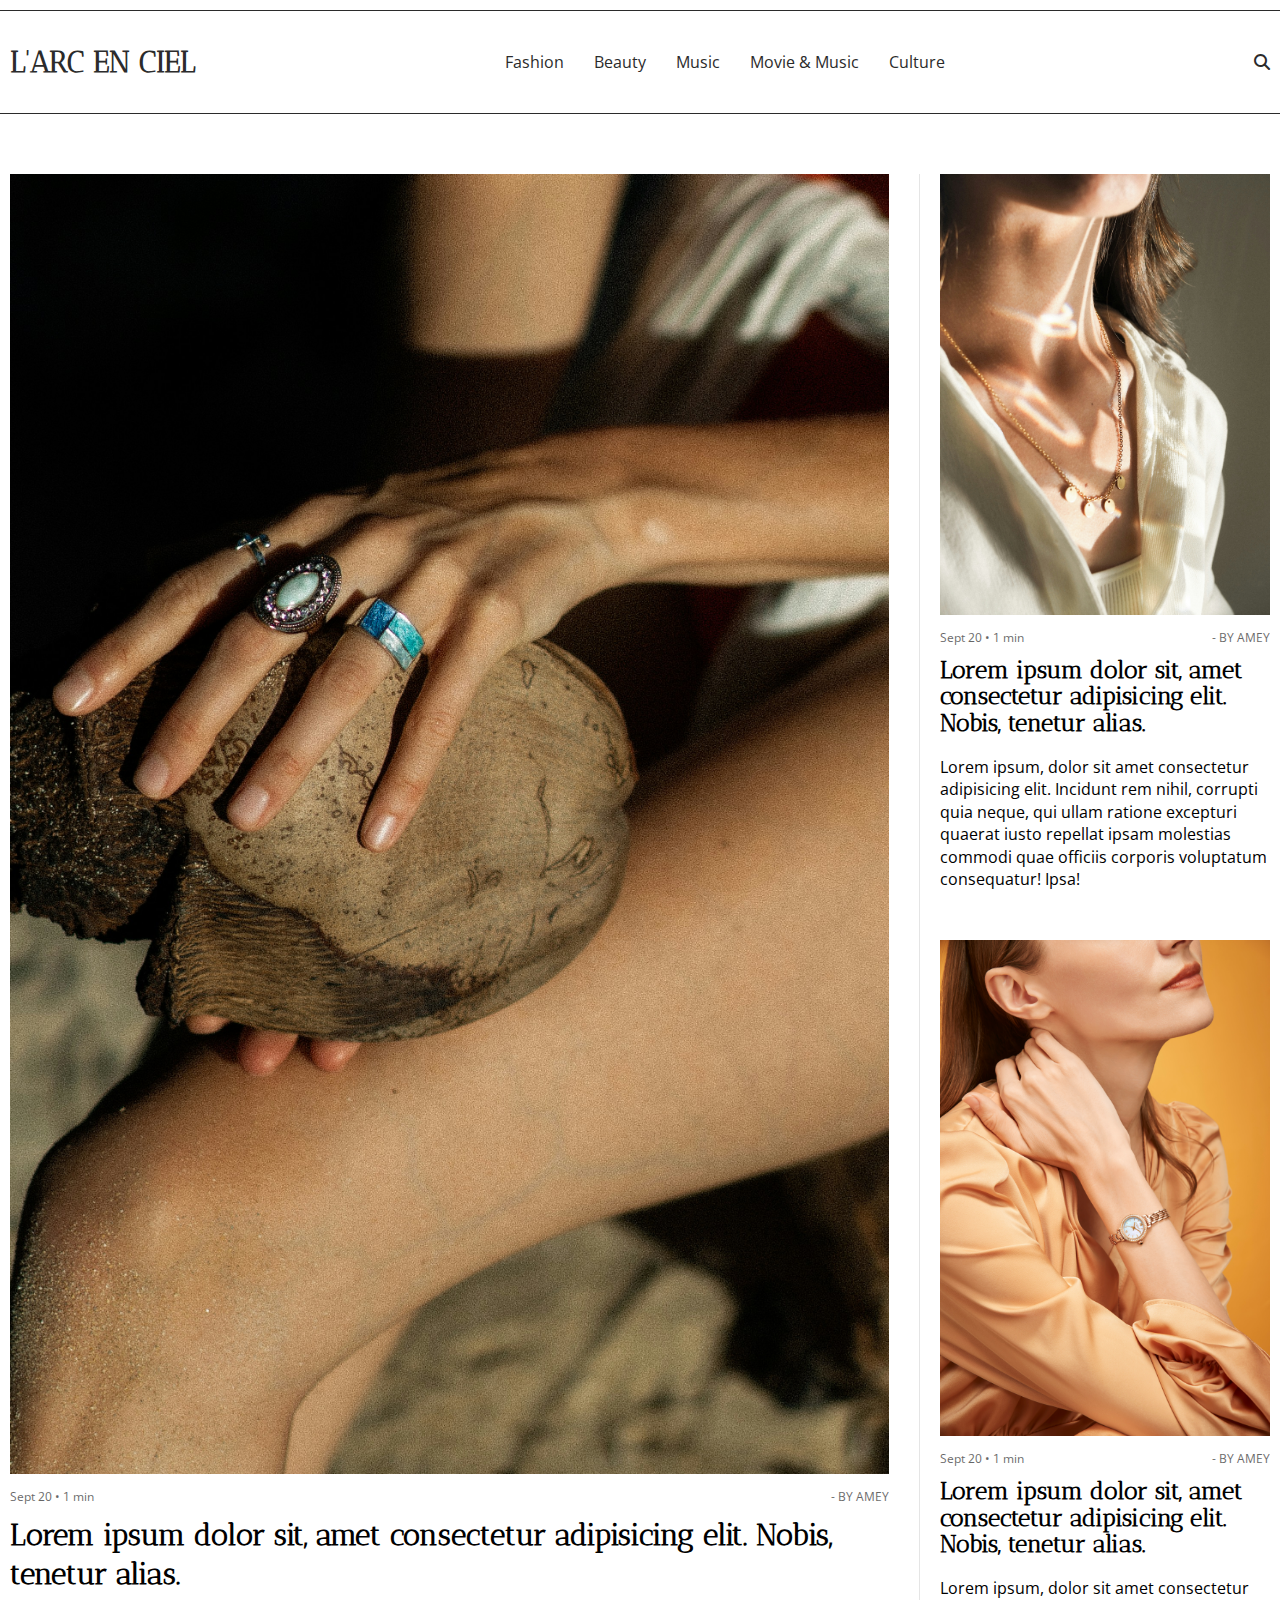
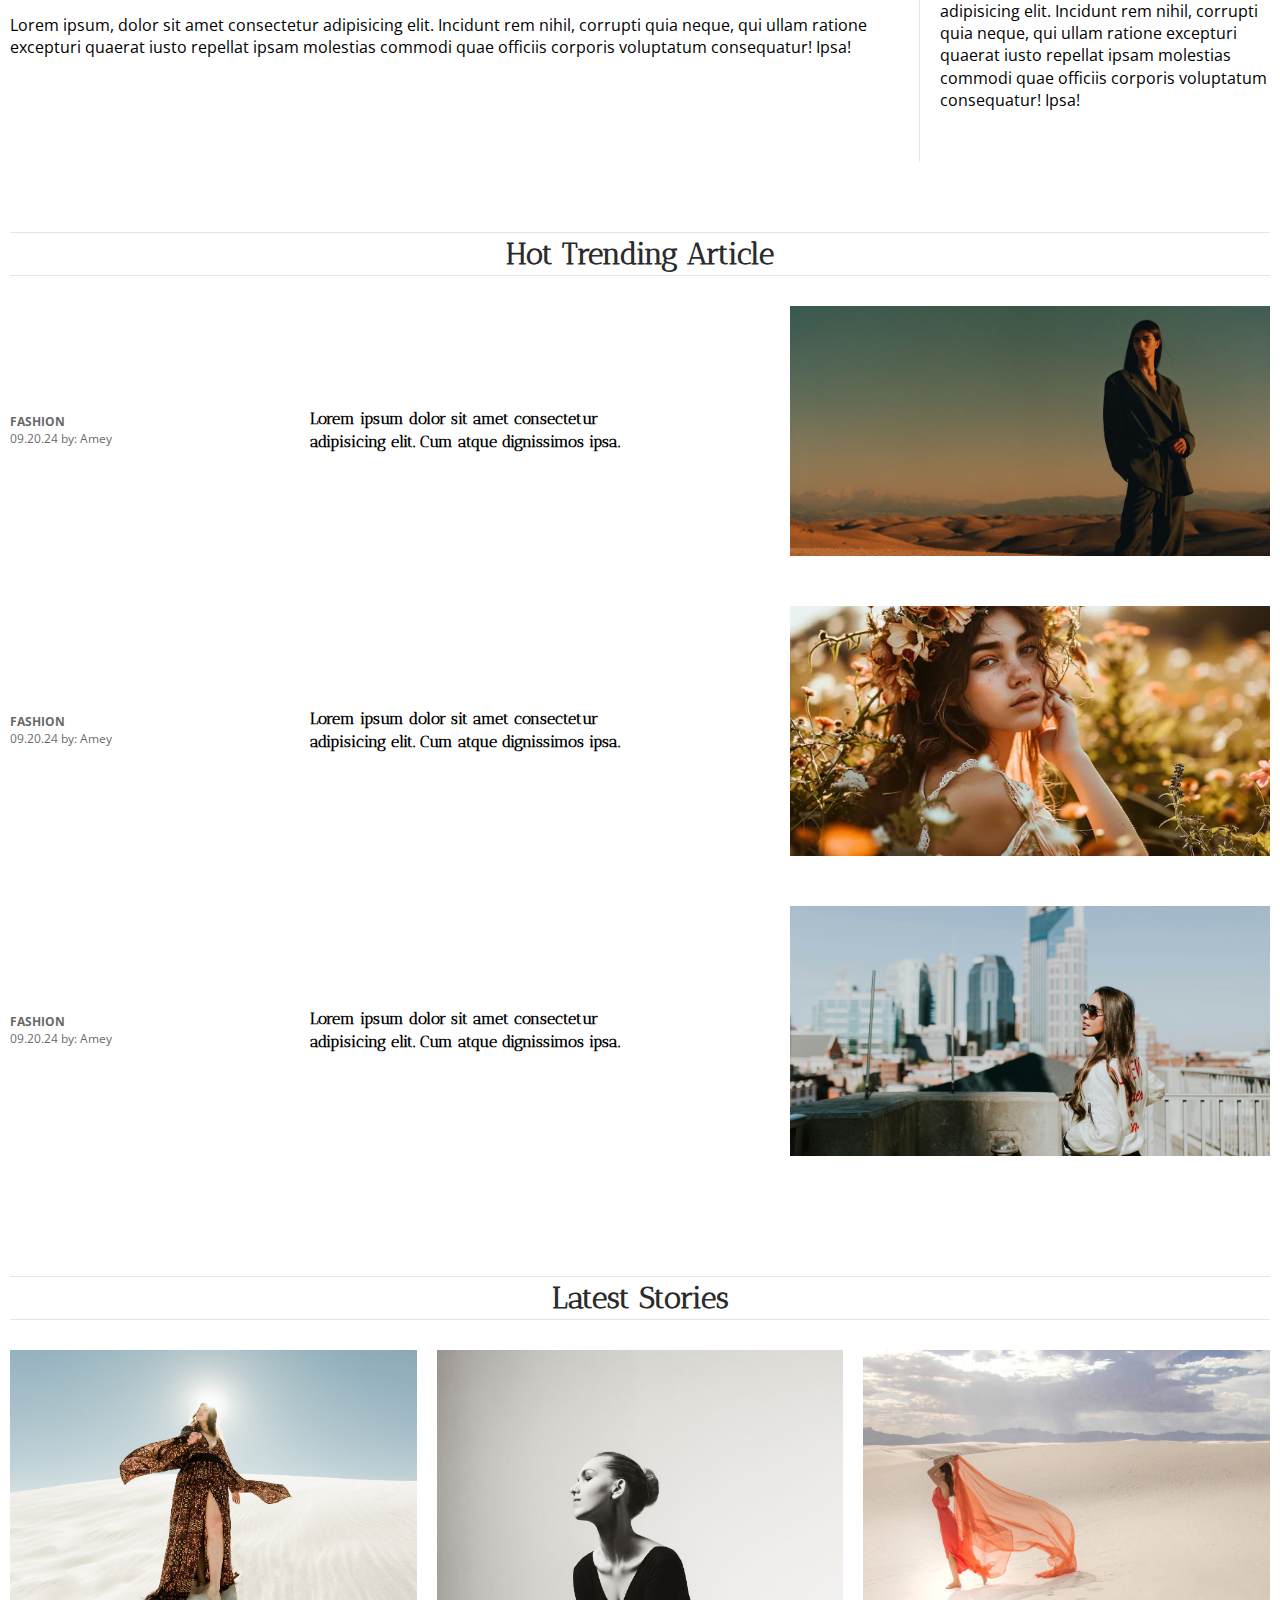
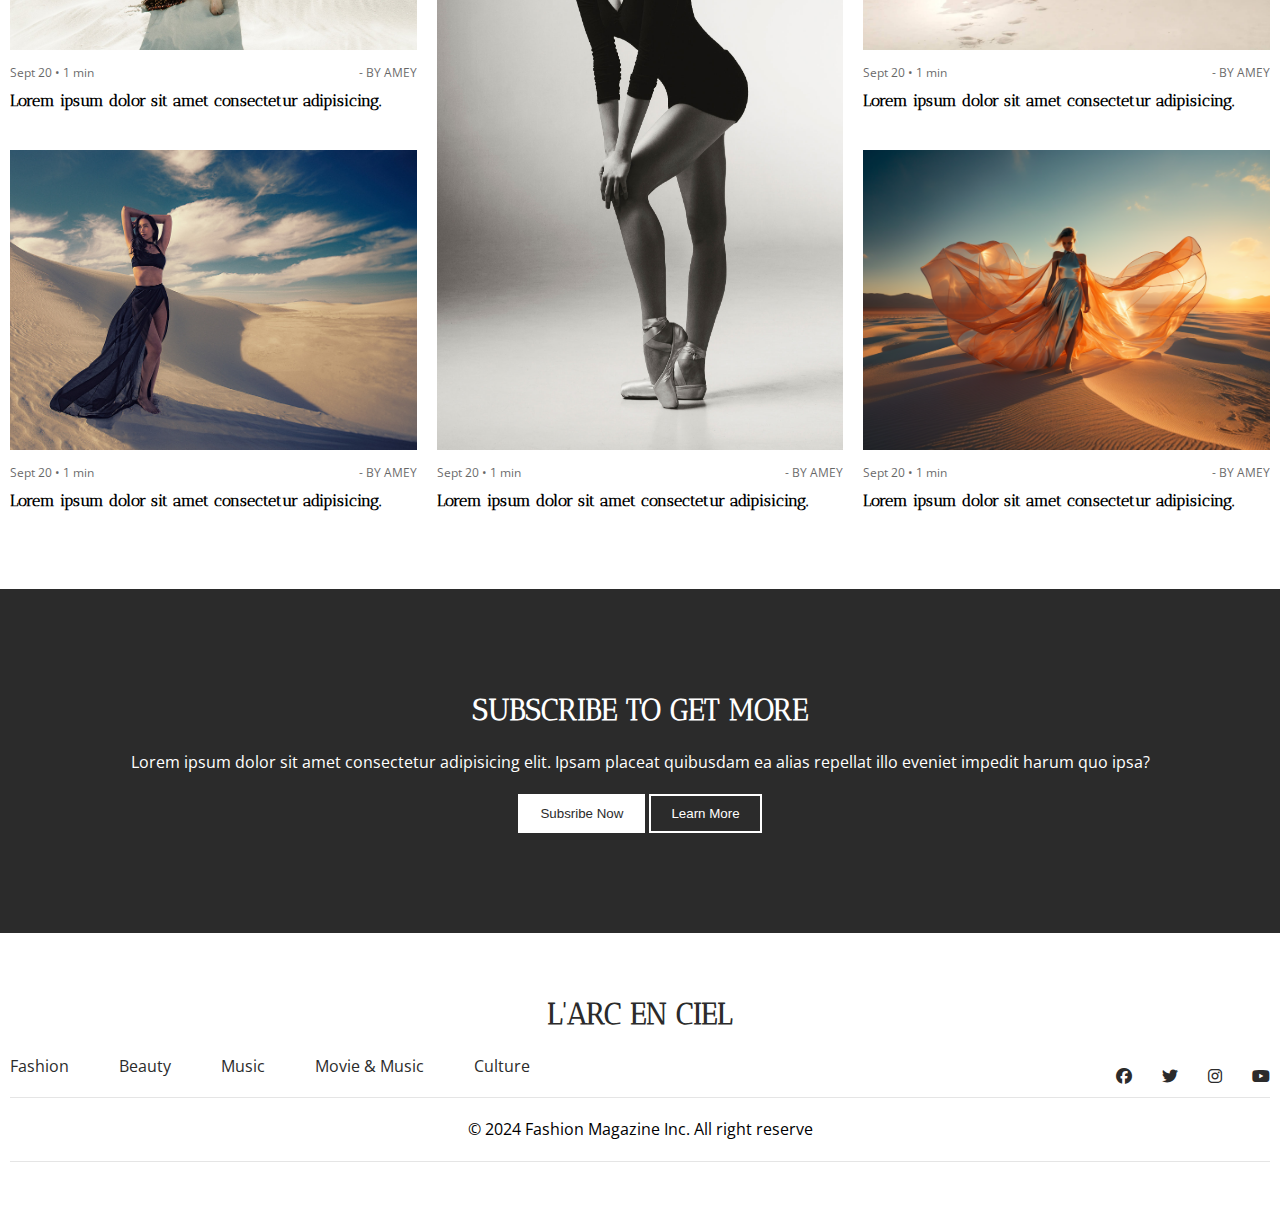
<file: index.html>
<!DOCTYPE html>
<html lang="en">
<head>
    <meta charset="UTF-8">
    <meta name="viewport" content="width=device-width, initial-scale=1.0">
    <title>GRID FASHION</title>
    <link rel="stylesheet" href="./style.css">
    <link rel="stylesheet" href="https://cdnjs.cloudflare.com/ajax/libs/font-awesome/6.6.0/css/all.min.css">
    <link rel="stylesheet" href="https://cdnjs.cloudflare.com/ajax/libs/font-awesome/6.6.0/css/all.min.css">
</head>
<body>
    <!-- HEADER -->
     <header class="header">
        <div class="container">
            <div class="header__wrapper">
                <div class="header__logo">
                    <a href="">L'ARC EN CIEL</a>
                </div>
                <ul class="header__nav">
                    <li><a href="">Fashion</a></li>
                    <li><a href="">Beauty</a></li>
                    <li><a href="">Music</a></li>
                    <li><a href="">Movie & Music</a></li>
                    <li><a href="">Culture</a></li>
                </ul>
                <a href=""class="header__icon"><i class="fa-solid fa-magnifying-glass"></i></a>
            </div>
        </div>
     </header>


<!-- FASHION -->
 <section class="fashion">
    <div class="container">
        <div class="fashion__wrapper">
         
            <div class="fashion__large">
                <div class="fashion__large--card">
                    <img src="./images/banner1.jpg" alt="">
                    <div class="fashion__large--card--details">
                        <ul class="author">
                            <li><small>Sept 20 • 1 min</small></li>
                            <li>- BY AMEY</li>
                        </ul>
                        <h2>
                            Lorem ipsum dolor sit, amet consectetur adipisicing elit. Nobis, tenetur alias.
                        </h2>
                        <p>
                            Lorem ipsum, dolor sit amet consectetur adipisicing elit. Incidunt rem nihil, corrupti quia neque, qui ullam ratione excepturi quaerat iusto repellat ipsam molestias commodi quae officiis corporis voluptatum consequatur! Ipsa!

                        </p>
                    </div>
                </div>
            </div>
            <div class="fashion__medium">
                    <div class="fashion__medium--card">
                        <img src="./images/banner2.jpg" alt="">
                        <div class="fashion__medium--card--details">
                            <ul class="author">
                                <li><small>Sept 20 • 1 min</small></li>
                                <li>- BY AMEY</li>
                            </ul>
                            <h3>
                                Lorem ipsum dolor sit, amet consectetur adipisicing elit. Nobis, tenetur alias.
                            </h3>
                            <p>
                                Lorem ipsum, dolor sit amet consectetur adipisicing elit. Incidunt rem nihil, corrupti quia neque, qui ullam ratione excepturi quaerat iusto repellat ipsam molestias commodi quae officiis corporis voluptatum consequatur! Ipsa!
    
                            </p>
                        </div>
                    </div>
                    <div class="fashion__medium--card">
                        <img src="./images/banner3.jpg" alt="">
                        <div class="fashion__medium--card--details">
                            <ul class="author">
                                <li><small>Sept 20 • 1 min</small></li>
                                <li>- BY AMEY</li>
                            </ul>
                            <h3>
                                Lorem ipsum dolor sit, amet consectetur adipisicing elit. Nobis, tenetur alias.
                            </h3>
                            <p>
                                Lorem ipsum, dolor sit amet consectetur adipisicing elit. Incidunt rem nihil, corrupti quia neque, qui ullam ratione excepturi quaerat iusto repellat ipsam molestias commodi quae officiis corporis voluptatum consequatur! Ipsa!
    
                            </p>
                        </div>
                    </div>
            </div>
        </div>
    </div>
 </section>


<!-- ARTICLE -->
 <section class="article">
    <div class="container">
        <div class="title">
            <h2>Hot Trending Article</h2>
        </div>
        <div class="article__wrapper">
            <div class="article__list">
                <ul>
                    <li><small>FASHION</small></li>
                    <li><small>09.20.24 by: Amey</small></li>
                </ul>
                <h4>
                    Lorem ipsum dolor sit amet consectetur adipisicing elit. Cum atque dignissimos ipsa.
                </h4>
                <img src="./images/trending1.jpg" alt="">
            </div>
            <div class="article__list">
                <ul>
                    <li><small>FASHION</small></li>
                    <li><small>09.20.24 by: Amey</small></li>
                </ul>
                <h4>
                    Lorem ipsum dolor sit amet consectetur adipisicing elit. Cum atque dignissimos ipsa.
                </h4>
                <img src="./images/trending2.png" alt="">
            </div>
            <div class="article__list">
                <ul>
                    <li><small>FASHION</small></li>
                    <li><small>09.20.24 by: Amey</small></li>
                </ul>
                <h4>
                    Lorem ipsum dolor sit amet consectetur adipisicing elit. Cum atque dignissimos ipsa.
                </h4>
                <img src="./images/trending3.jpg" alt="">
            </div>
        </div>
    </div>
 </section>

 <!-- STORIES -->
  <section class="stories">
    <div class="container">
        <div class="title">
            <h2>Latest Stories</h2>
        </div>
        <div class="stories__wrapper">
            <div class="stories__card stories--a">
                <img src="./images/stories1.jpg" alt="">
                <div class="stories__card--details">
                    <ul class="author">
                        <li><small>Sept 20 • 1 min</small></li>
                        <li>- BY AMEY</li>
                    </ul>
                    <h4>
                        Lorem ipsum dolor sit amet consectetur adipisicing.
                    </h4>
                </div>
            </div>
            <div class="stories__card stories--b">
                <img src="./images/stories2.jpg" alt="">
                <div class="stories__card--details">
                    <ul class="author">
                        <li><small>Sept 20 • 1 min</small></li>
                        <li>- BY AMEY</li>
                    </ul>
                    <h4>
                        Lorem ipsum dolor sit amet consectetur adipisicing.
                    </h4>
                </div>
            </div>
            <div class="stories__card stories--c">
                <img src="./images/stories-center.jpg" alt="">
                <div class="stories__card--details">
                    <ul class="author">
                        <li><small>Sept 20 • 1 min</small></li>
                        <li>- BY AMEY</li>
                    </ul>
                    <h4>
                        Lorem ipsum dolor sit amet consectetur adipisicing.
                    </h4>
                </div>
            </div>
            <div class="stories__card stories--d">
                <img src="./images/stories3.jpg" alt="">
                <div class="stories__card--details">
                    <ul class="author">
                        <li><small>Sept 20 • 1 min</small></li>
                        <li>- BY AMEY</li>
                    </ul>
                    <h4>
                        Lorem ipsum dolor sit amet consectetur adipisicing.
                    </h4>
                </div>
            </div>
            <div class="stories__card stories--e">
                <img src="./images/stories4.png" alt="">
                <div class="stories__card--details">
                    <ul class="author">
                        <li><small>Sept 20 • 1 min</small></li>
                        <li>- BY AMEY</li>
                    </ul>
                    <h4>
                        Lorem ipsum dolor sit amet consectetur adipisicing.
                    </h4>
                </div>
            </div>
        </div>
    </div>
  </section>

  <!-- CTA -->
   <section class="cta">
    <div class="container">
        <div class="cta__wrapper">
            <h2>SUBSCRIBE TO GET MORE</h2>
            <p>Lorem ipsum dolor sit amet consectetur adipisicing elit. Ipsam placeat quibusdam ea alias repellat illo eveniet impedit harum quo ipsa?
            </p>
            <button class="btn bg--primary">Subsribe Now</button>
            <button class="btn bg--secondary">Learn More</button>
        </div>
    </div>
   </section>

   <!-- FOOTER -->
    <section class="footer">
        <div class="container">
            <div class="footer__title">
                <a href=""> L'ARC EN CIEL</a>
            </div>
                
            <div class="footer__wrapper">
                <ul class="footer__nav">
                    <li><a href="">Fashion</a></li>
                    <li><a href="">Beauty</a></li>
                    <li><a href="">Music</a></li>
                    <li><a href="">Movie & Music</a></li>
                    <li><a href="">Culture</a></li>
                </ul>
                <ul class="social">
                    <li><a href=""><i class="fa-brands fa-facebook"></i></a></li>
                    <li><a href=""><i class="fa-brands fa-twitter"></i></a></li>
                    <li><a href=""><i class="fa-brands fa-instagram"></i></a></li>
                    <li><a href=""><i class="fa-brands fa-youtube"></i></a></li>
                </ul>
            </div>
           <p>© 2024 Fashion Magazine Inc. All right reserve</p>
        </div>
    </section>
</body>
</html>
</file>
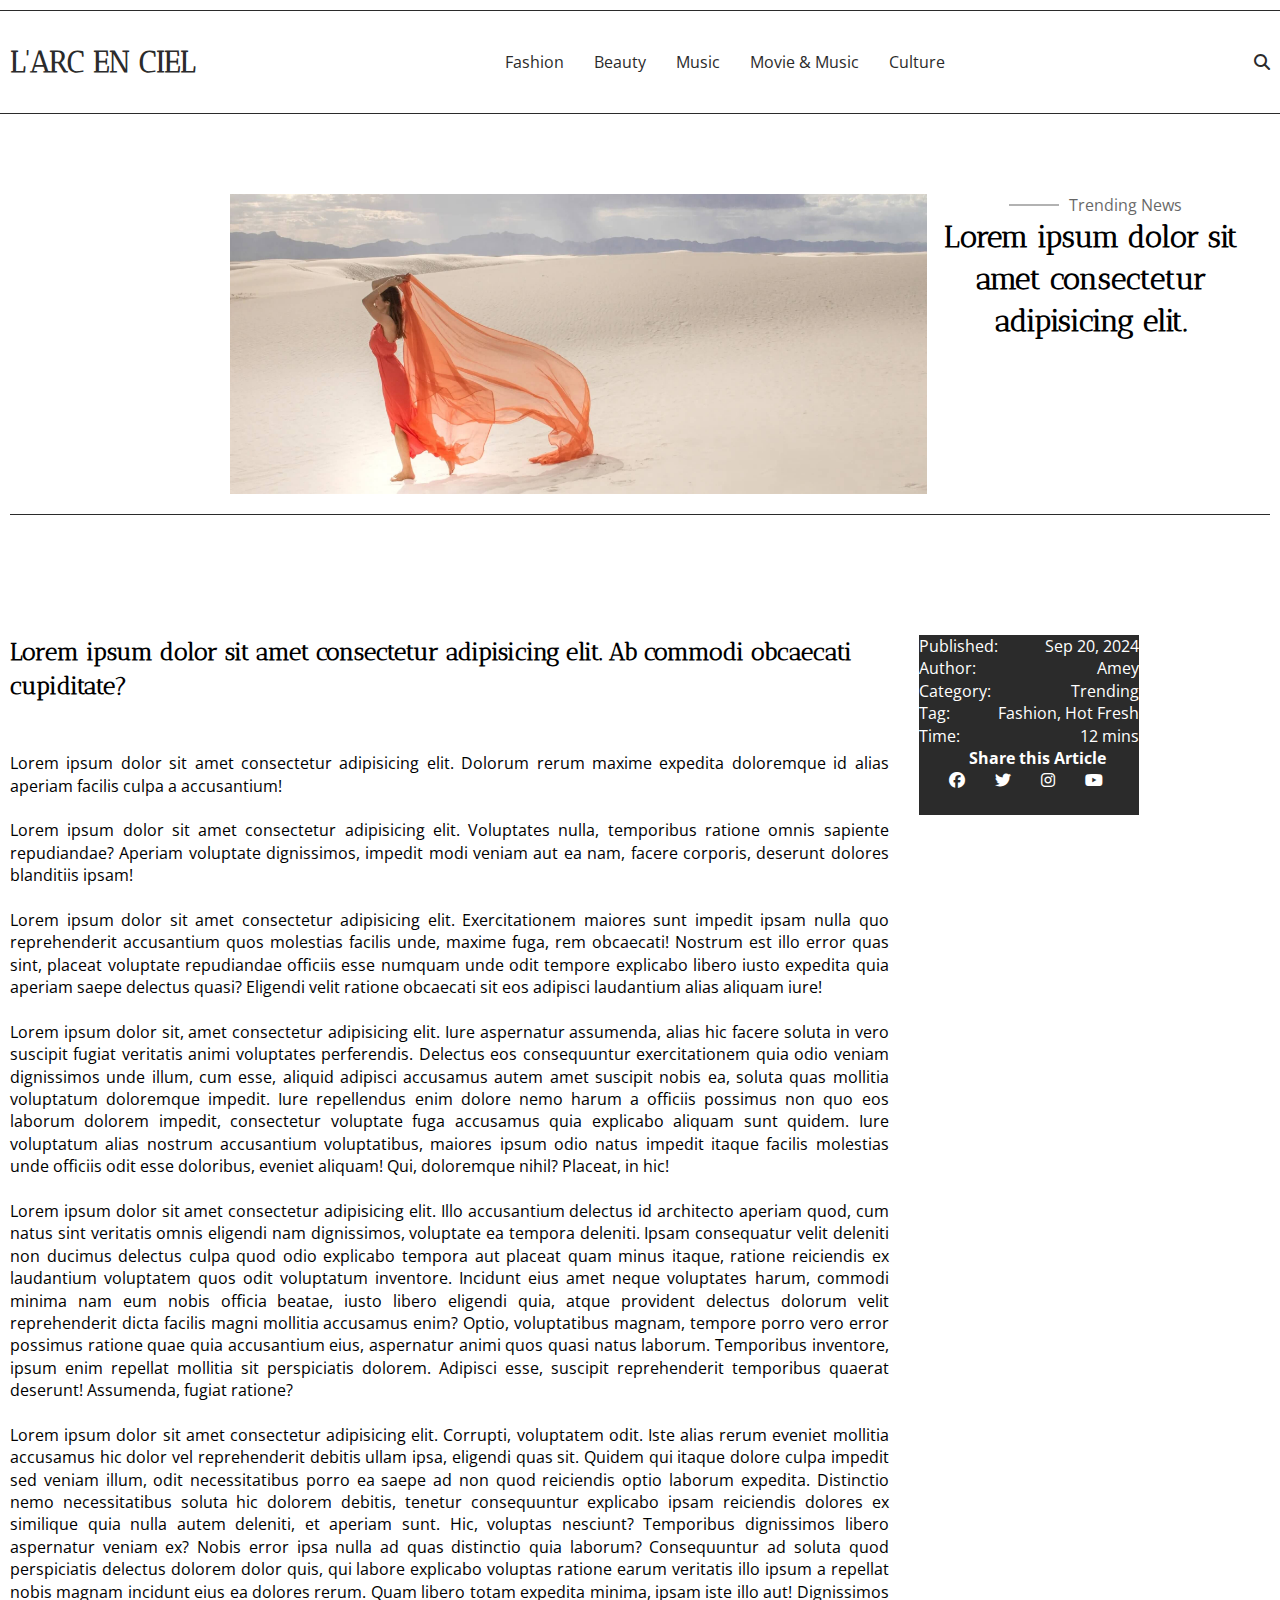
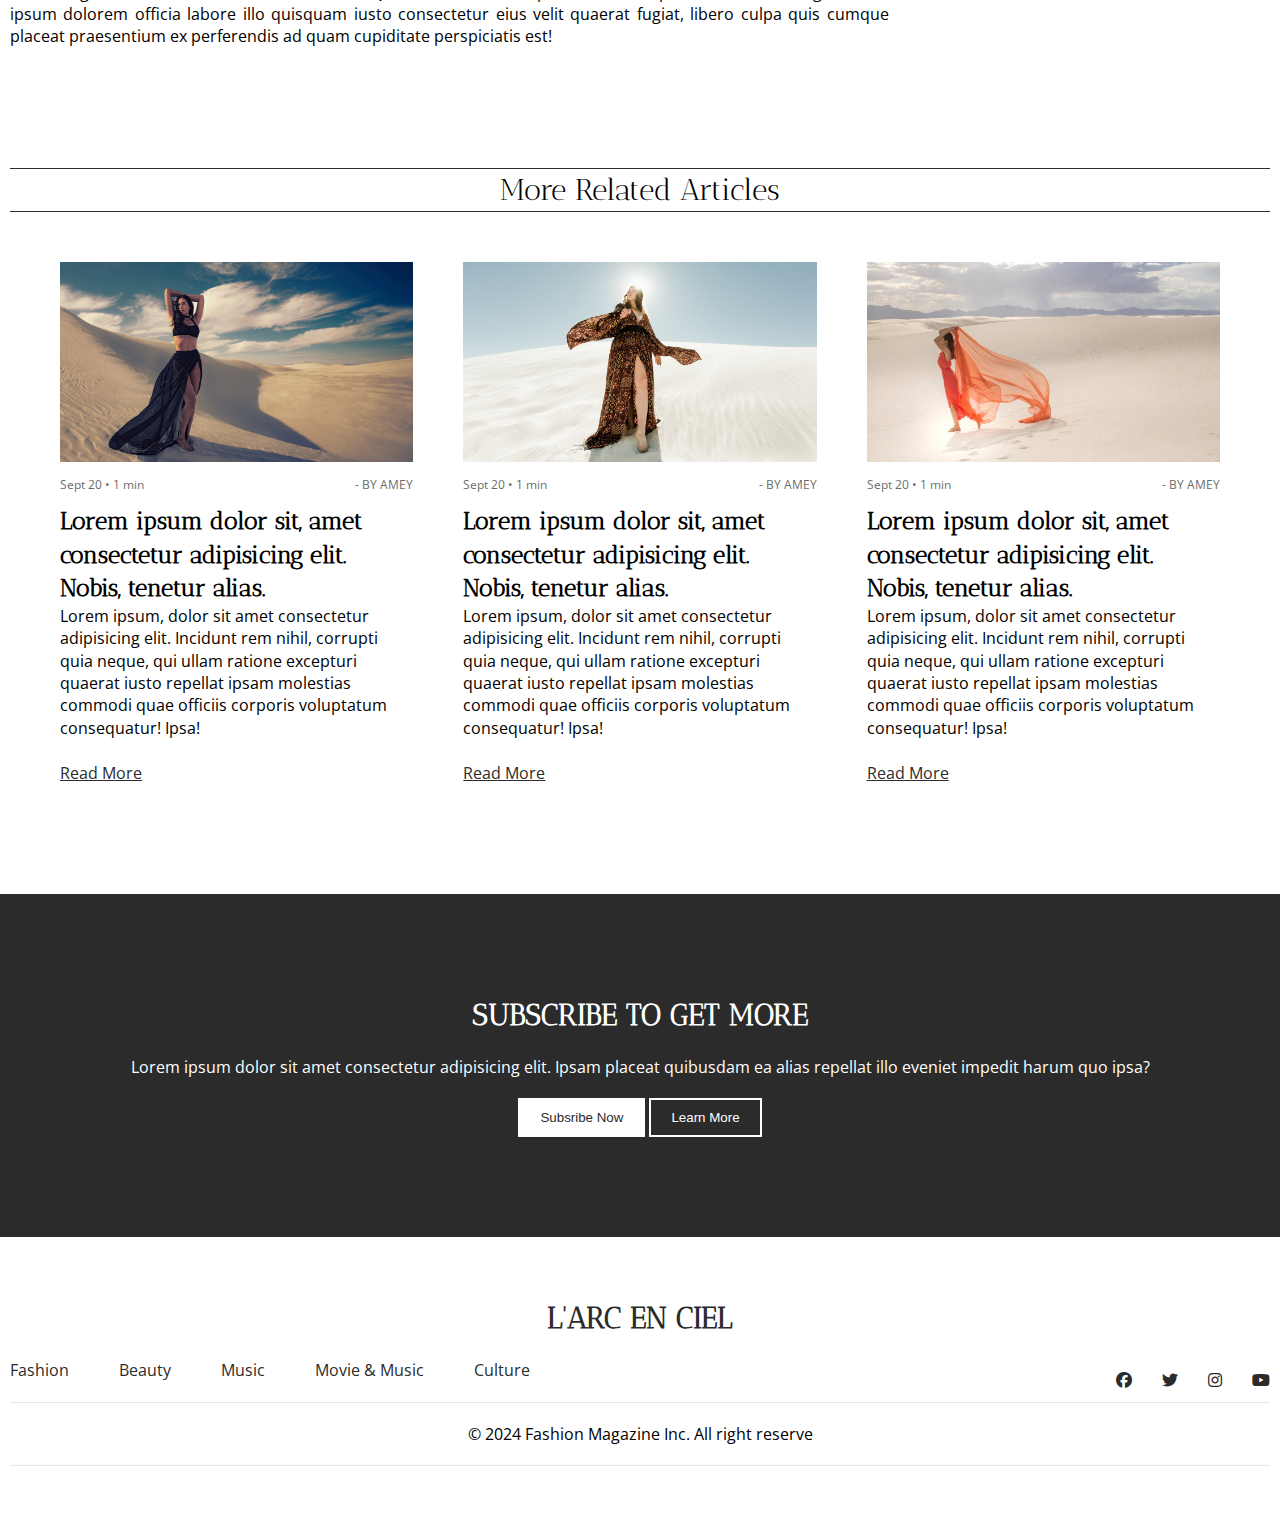
<file: blog.html>
<!DOCTYPE html>
<html lang="en">
  <head>
    <meta charset="UTF-8" />
    <meta name="viewport" content="width=device-width, initial-scale=1.0" />
    <title>GRID FASHION</title>
    <link rel="stylesheet" href="./style.css" />
    <link
      rel="stylesheet"
      href="https://cdnjs.cloudflare.com/ajax/libs/font-awesome/6.6.0/css/all.min.css"
    />
    <link
      rel="stylesheet"
      href="https://cdnjs.cloudflare.com/ajax/libs/font-awesome/6.6.0/css/all.min.css"
    />
  </head>
  <body>
    <!-- HEADER -->
    <header class="header">
      <div class="container">
        <div class="header__wrapper">
          <div class="header__logo">
            <a href="">L'ARC EN CIEL</a>
          </div>
          <ul class="header__nav">
            <li><a href="">Fashion</a></li>
            <li><a href="">Beauty</a></li>
            <li><a href="">Music</a></li>
            <li><a href="">Movie & Music</a></li>
            <li><a href="">Culture</a></li>
          </ul>
          <a href="" class="header__icon"
            ><i class="fa-solid fa-magnifying-glass"></i
          ></a>
        </div>
      </div>
    </header>

    <!-- BLOG -->
    <section class="blog">
      <div class="container">
        <div class="blog__wrapper">
          <div class="blog__top">
            <img src="./images/stories3.jpg" alt="" />
            <div class="blog__top--details">
              <p>Trending News</p>
              <h2>
                Lorem ipsum dolor sit amet consectetur adipisicing elit.
              </h2>
            </div>
          </div>
        </div>
      
    </section>

    <!-- MIDDLE -->
     <section class="middle">
        <div class="container">
            <div class="middle__wrapper">
                <div class="middle__card">
                    <h3>Lorem ipsum dolor sit amet consectetur adipisicing elit. Ab commodi obcaecati cupiditate?</h3>
                    <p>Lorem ipsum dolor sit amet consectetur adipisicing elit. Dolorum rerum maxime expedita doloremque id alias aperiam facilis culpa a accusantium!</p><br>
                    <p>Lorem ipsum dolor sit amet consectetur adipisicing elit. Voluptates nulla, temporibus ratione omnis sapiente repudiandae? Aperiam voluptate dignissimos, impedit modi veniam aut ea nam, facere corporis, deserunt dolores blanditiis ipsam!</p><br>
                    <p>Lorem ipsum dolor sit amet consectetur adipisicing elit. Exercitationem maiores sunt impedit ipsam nulla quo reprehenderit accusantium quos molestias facilis unde, maxime fuga, rem obcaecati! Nostrum est illo error quas sint, placeat voluptate repudiandae officiis esse numquam unde odit tempore explicabo libero iusto expedita quia aperiam saepe delectus quasi? Eligendi velit ratione obcaecati sit eos adipisci laudantium alias aliquam iure!</p><br>
                    <p>Lorem ipsum dolor sit, amet consectetur adipisicing elit. Iure aspernatur assumenda, alias hic facere soluta in vero suscipit fugiat veritatis animi voluptates perferendis. Delectus eos consequuntur exercitationem quia odio veniam dignissimos unde illum, cum esse, aliquid adipisci accusamus autem amet suscipit nobis ea, soluta quas mollitia voluptatum doloremque impedit. Iure repellendus enim dolore nemo harum a officiis possimus non quo eos laborum dolorem impedit, consectetur voluptate fuga accusamus quia explicabo aliquam sunt quidem. Iure voluptatum alias nostrum accusantium voluptatibus, maiores ipsum odio natus impedit itaque facilis molestias unde officiis odit esse doloribus, eveniet aliquam! Qui, doloremque nihil? Placeat, in hic!</p><br>
                    <p>Lorem ipsum dolor sit amet consectetur adipisicing elit. Illo accusantium delectus id architecto aperiam quod, cum natus sint veritatis omnis eligendi nam dignissimos, voluptate ea tempora deleniti. Ipsam consequatur velit deleniti non ducimus delectus culpa quod odio explicabo tempora aut placeat quam minus itaque, ratione reiciendis ex laudantium voluptatem quos odit voluptatum inventore. Incidunt eius amet neque voluptates harum, commodi minima nam eum nobis officia beatae, iusto libero eligendi quia, atque provident delectus dolorum velit reprehenderit dicta facilis magni mollitia accusamus enim? Optio, voluptatibus magnam, tempore porro vero error possimus ratione quae quia accusantium eius, aspernatur animi quos quasi natus laborum. Temporibus inventore, ipsum enim repellat mollitia sit perspiciatis dolorem. Adipisci esse, suscipit reprehenderit temporibus quaerat deserunt! Assumenda, fugiat ratione?</p><br>
                    <p>Lorem ipsum dolor sit amet consectetur adipisicing elit. Corrupti, voluptatem odit. Iste alias rerum eveniet mollitia accusamus hic dolor vel reprehenderit debitis ullam ipsa, eligendi quas sit. Quidem qui itaque dolore culpa impedit sed veniam illum, odit necessitatibus porro ea saepe ad non quod reiciendis optio laborum expedita. Distinctio nemo necessitatibus soluta hic dolorem debitis, tenetur consequuntur explicabo ipsam reiciendis dolores ex similique quia nulla autem deleniti, et aperiam sunt. Hic, voluptas nesciunt? Temporibus dignissimos libero aspernatur veniam ex? Nobis error ipsa nulla ad quas distinctio quia laborum? Consequuntur ad soluta quod perspiciatis delectus dolorem dolor quis, qui labore explicabo voluptas ratione earum veritatis illo ipsum a repellat nobis magnam incidunt eius ea dolores rerum. Quam libero totam expedita minima, ipsam iste illo aut! Dignissimos ipsum dolorem officia labore illo quisquam iusto consectetur eius velit quaerat fugiat, libero culpa quis cumque placeat praesentium ex perferendis ad quam cupiditate perspiciatis est!</p>
                </div>
                <div class="middle__card--details">
                   <table>
                    <tr>
                        <td>Published:</td>
                        <td>Sep 20, 2024</td>
                    </tr>
                    <tr>
                        <td>Author:</td>
                        <td>Amey</td>
                    </tr>
                    <tr>
                        <td>Category:</td>
                        <td>Trending</td>
                    </tr>
                    <tr>
                        <td>Tag:</td>
                        <td>Fashion, Hot Fresh</td>
                    </tr>
                    <tr>
                        <td>Time:</td>
                        <td>12 mins</td>
                    </tr>
                </table>
                <h4>Share this Article</h4>
                <ul class="social">
            <li>
              <a href=""><i class="fa-brands fa-facebook"></i></a>
            </li>
            <li>
              <a href=""><i class="fa-brands fa-twitter"></i></a>
            </li>
            <li>
              <a href=""><i class="fa-brands fa-instagram"></i></a>
            </li>
            <li>
              <a href=""><i class="fa-brands fa-youtube"></i></a>
            </li>
          </ul>
                </div>
            </div>
        </div>
     </section>

     <!-- RELATED ARTICLES -->
      <section class="relatedArticle">
        <div class="container">  <div class="relatedArticle__title">
                    <h2>More Related Articles</h2>
                </div>
             <div class="relatedArticle__wrapper">
              
                 <div class="relatedArticle--card">
                        <img src="./images/stories2.jpg" alt="">
                        <div class="relatedArticle--card--details">
                            <ul class="author">
                                <li><small>Sept 20 • 1 min</small></li>
                                <li>- BY AMEY</li>
                            </ul>
                            <h3>
                                Lorem ipsum dolor sit, amet consectetur adipisicing elit. Nobis, tenetur alias.
                            </h3>
                            <p>
                                Lorem ipsum, dolor sit amet consectetur adipisicing elit. Incidunt rem nihil, corrupti quia neque, qui ullam ratione excepturi quaerat iusto repellat ipsam molestias commodi quae officiis corporis voluptatum consequatur! Ipsa!
    
                            </p><br>
                            <a href="">Read More</a>
                        </div>
                    </div>
                 <div class="relatedArticle--card">
                        <img src="./images/stories1.jpg" alt="">
                        <div class="relatedArticle--card--details">
                            <ul class="author">
                                <li><small>Sept 20 • 1 min</small></li>
                                <li>- BY AMEY</li>
                            </ul>
                            <h3>
                                Lorem ipsum dolor sit, amet consectetur adipisicing elit. Nobis, tenetur alias.
                            </h3>
                            <p>
                                Lorem ipsum, dolor sit amet consectetur adipisicing elit. Incidunt rem nihil, corrupti quia neque, qui ullam ratione excepturi quaerat iusto repellat ipsam molestias commodi quae officiis corporis voluptatum consequatur! Ipsa!
    
                            </p><br>
                            <a href="">Read More</a>
                        </div>
                    </div>
                 <div class="relatedArticle--card">
                        <img src="./images/stories3.jpg" alt="">
                        <div class="relatedArticle--card--details">
                            <ul class="author">
                                <li><small>Sept 20 • 1 min</small></li>
                                <li>- BY AMEY</li>
                            </ul>
                            <h3>
                                Lorem ipsum dolor sit, amet consectetur adipisicing elit. Nobis, tenetur alias.
                            </h3>
                            <p>
                                Lorem ipsum, dolor sit amet consectetur adipisicing elit. Incidunt rem nihil, corrupti quia neque, qui ullam ratione excepturi quaerat iusto repellat ipsam molestias commodi quae officiis corporis voluptatum consequatur! Ipsa!
    
                            </p><br>
                            <a href="">Read More</a>
                        </div>
                    </div>


            </div>
        </div>
      </section>
    <!-- CTA -->
    <section class="cta">
      <div class="container">
        <div class="cta__wrapper">
          <h2>SUBSCRIBE TO GET MORE</h2>
          <p>
            Lorem ipsum dolor sit amet consectetur adipisicing elit. Ipsam
            placeat quibusdam ea alias repellat illo eveniet impedit harum quo
            ipsa?
          </p>
          <button class="btn bg--primary">Subsribe Now</button>
          <button class="btn bg--secondary">Learn More</button>
        </div>
      </div>
    </section>

    <!-- FOOTER -->
    <section class="footer">
      <div class="container">
        <div class="footer__title">
          <a href=""> L'ARC EN CIEL</a>
        </div>

        <div class="footer__wrapper">
          <ul class="footer__nav">
            <li><a href="">Fashion</a></li>
            <li><a href="">Beauty</a></li>
            <li><a href="">Music</a></li>
            <li><a href="">Movie & Music</a></li>
            <li><a href="">Culture</a></li>
          </ul>
          <ul class="social">
            <li>
              <a href=""><i class="fa-brands fa-facebook"></i></a>
            </li>
            <li>
              <a href=""><i class="fa-brands fa-twitter"></i></a>
            </li>
            <li>
              <a href=""><i class="fa-brands fa-instagram"></i></a>
            </li>
            <li>
              <a href=""><i class="fa-brands fa-youtube"></i></a>
            </li>
          </ul>
        </div>
        <p>© 2024 Fashion Magazine Inc. All right reserve</p>
      </div>
    </section>
  </body>
</html>
</file>
<file: style.css>
@import url("https://fonts.googleapis.com/css2?family=Antic+Didone&family=Open+Sans:wght@400;700;800&display=swap");

:root {
  --font-primary: "Open Sans", sans-serif;
  --font-secondary: "Antic Didone", serif;
  --clr-dark: #2b2b2b;
  --clr-light: #ffff;
  --h1: 90px;
  --h2: 30px;
  --h3: 24px;
  --h4: 16px;
  --h5: 12px;
  --h6: 10px;
}

* {
  -webkit-box-sizing: border-box;
  -moz-box-sizing: border-box;
  box-sizing: border-box;
}
*:before,
*:after {
  -webkit-box-sizing: border-box;
  -moz-box-sizing: border-box;
  box-sizing: border-box;
}

html,
body,
div,
span,
applet,
object,
iframe,
h1,
h2,
h3,
h4,
h5,
h6,
p,
blockquote,
pre,
a,
abbr,
acronym,
address,
big,
cite,
code,
del,
dfn,
em,
font,
ins,
kbd,
q,
s,
samp,
small,
strike,
strong,
sub,
sup,
tt,
var,
dl,
dt,
dd,
ol,
ul,
li,
fieldset,
form,
label,
legend,
table,
caption,
tbody,
tfoot,
thead,
tr,
th,
td {
  border: 0;
  font-family: inherit;
  font-size: 100%;
  font-style: inherit;
  font-weight: inherit;
  margin: 0;
  outline: 0;
  padding: 0;
  vertical-align: baseline;
  scroll-behavior: smooth;
  list-style: none;
}

html {
  font-size: 62.5%;
  height: 100%;
}

body {
  color: var(--clr-da rk);
  font-family: var(--font-primary);
  font-size: 1.6rem;
  overflow-x: hidden;
  line-height: 1.4;
}

table {
  border-collapse: collapse;
  border-spacing: 0;
}

article,
aside,
footer,
header,
nav,
section,
time {
  display: block;
}

a {
  text-decoration: none;
}
img {
  max-width: 100%;
}

.container {
  width: 100%;
  max-width: 150rem;
  margin: 0 auto;
  padding: 1rem;
}
/* HEADER */
.header {
  padding: 2rem 0;
  border-top: 1px solid var(--clr-dark);
  border-bottom: 1px solid var(--clr-dark);
  margin-top: 1rem;
}
.header__wrapper {
  display: flex;
  flex-direction: row;
  justify-content: space-between;
  align-items: center;
}
.header__nav {
  display: flex;
  gap: 3rem;
}
.header__logo a {
  color: var(--clr-dark);
  font-size: 3rem;
  font-family: var(--font-secondary);
  font-weight: 700;
}
.header__nav li a,
.header__icon {
  color: var(--clr-dark);
}

/* FASHION */
.fashion {
  padding: 5rem 0;
}
.fashion__wrapper {
  display: grid;
  grid-template-columns: 2.5fr 1fr;
  gap: 3rem;
}
.fashion__large h2 {
  font-size: var(--h2);
  font-family: var(--font-secondary);
  line-height: 1.3;
  font-weight: 700;
  margin-bottom: 2rem;
}
.fashion__medium h3 {
  font-size: var(--h3);
  font-family: var(--font-secondary);
  line-height: 1.1;
  font-weight: 700;
  margin-bottom: 2rem;
}
.fashion__medium p {
  margin-bottom: 5rem;
}
.fashion__medium {
  border-left: 1px solid rgba(0, 0, 0, 0.1);
  padding-left: 2rem;
}
/* ARTICLE */
article {
  padding: 5rem 0;
}
.article__list {
  display: grid;
  grid-template-columns: 30rem 1fr 1fr;
  align-items: center;
  margin-bottom: 5rem;
}
.article__list h4 {
  font-family: var(--font-secondary);
  font-size: var(--h4);
  font-weight: 700;
  max-width: 35rem;
}
.article__list img {
  width: 100%;
  height: 25rem;
  object-fit: cover;
  object-position: center;
}
.article__list ul {
  margin: 1rem 0;
  font-size: 1.2rem;
  opacity: 0.6;
}
.article__list ul li:first-child {
  font-weight: 700;
}

/* STORIES */
.stories {
  padding: 5rem 0;
}
.stories__card h4 {
  font-size: var(--h4);
  font-family: var(--font-secondary);
  line-height: 1.1;
  font-weight: 700;
  margin-bottom: 2rem;
}
.stories__card p {
  margin-bottom: 5rem;
}

.stories--a {
  grid-area: a;
}
.stories--b {
  grid-area: b;
}
.stories--c {
  grid-area: c;
}
.stories--d {
  grid-area: d;
}
.stories--e {
  grid-area: e;
}

.stories__wrapper {
  display: grid;
  grid-template-areas:
    "a c d"
    "b  c e";
  gap: 2rem;
}
.stories__card img {
  width: 100%;
  height: 30rem;
  object-fit: cover;
}
.stories__card:nth-child(3) img {
  width: 100%;
  height: 70rem;
}
/* BLOG */
.blog {
  padding: 5rem 0;
}
.blog__top {
  display: grid;
  grid-template-columns: 2.5fr 1fr;
  padding: 2rem;
  text-align: center;
border-bottom: 1px solid var(--clr-dark);
}
.blog__top p{
    opacity: 0.6;
    margin-left: 5rem;

}
.blog__top h2{
    font-size: var(--h2);
    font-weight: 700;
    font-family: var(--font-secondary);
    margin-left: 3rem;

}
.blog__top p::before{
    content: " ";
    display: inline-block;
    position: relative;
    background-color: var(--clr-dark);
    width: 5rem;
    height: 0.2rem;
    bottom: 1rem;
    left: -1rem;
    opacity: 0.6;
    top: -0.5rem;
}
.blog__top img{
    margin-left: 20rem;
    width: 80%;
    height: 30rem;
    object-fit: cover;
    object-position: center;
}
/* MIDDLE */
.middle{
    padding: 5rem 0;
}
.middle__wrapper{
    display: grid;
    grid-template-columns: 2.5fr 1fr;
    gap: 3rem;
}
.middle__card h3{
    font-size: var(--h3);
    font-family: var(--font-secondary);
    font-weight: 700;
    margin-bottom: 5rem;
}
.middle__card p{
    text-align: justify;
    
}
table td:first-child{
     color:var(--clr-light);
     
}
table td:last-child{
text-align: right;
 color:var(--clr-light);
}

.middle__card--details h4{
    font-size: var(--h4);
    font-weight: 700;
    margin-left: 5rem;
     color:var(--clr-light);
}
.middle__card--details .social{
 display: flex;
 flex-direction: row;
margin-left: 3rem;
}
.middle__card--details .social a{
     color:var(--clr-light);
}
.middle__card--details{
    background-color: var(--clr-dark);
    width: 22rem;
    height: 18rem;
    
}
/* RELATED ARTICLES */
.relatedArticle{
    padding: 5rem 0;
}
.relatedArticle__wrapper{
    padding: 5rem;
    display: grid;
    grid-template-columns: 1fr 1fr 1fr;
    gap: 5rem;
}
.relatedArticle__title{
justify-content: center;
text-align: center;
}
.relatedArticle__title h2{
font-size: var(--h2);
font-weight: 300;
font-family: var(--font-secondary);
border-top: 1px solid var(--clr-dark);
border-bottom: 1px solid var(--clr-dark);
}
.relatedArticle--card img{
    width:100%;
    height: 20rem;
    object-fit: cover;
    
}
.relatedArticle--card--details h3{
    font-size: var(--h3);
    font-family: var(--font-secondary);
    font-weight: 700;
}
.relatedArticle--card--details a{
    text-decoration: underline;
    color: var(--clr-dark);
   
}

/* CTA */
.cta {
  padding: 7rem 0;
  background-color: var(--clr-dark);
}
.cta__wrapper {
  text-align: center;

  flex-direction: column;
  align-items: center;
  margin-top: 2rem;
  margin-bottom: 2rem;
}
.cta h2 {
  font-size: var(--h2);
  font-weight: 700;
  color: var(--clr-light);
  font-family: var(--font-secondary);
}
.cta p {
  color: var(--clr-light);
  margin-bottom: 2rem;
  margin-top: 2rem;
}
/* FOOTER */
.footer {
  padding: 5rem 0;
}
.footer__title {
  display: flex;
  flex-direction: column;
  text-align: center;
  font-size: 3rem;
  font-family: var(--font-secondary);
  font-weight: 700;
  margin-bottom: 2rem;
}
.footer__title a {
  color: var(--clr-dark);
}

.footer__wrapper {
  display: flex;
  flex-direction: row;
  justify-content: space-between;
  align-items: center;
}
.footer__nav {
  display: flex;
  flex-direction: row;
  align-items: center;
  gap: 5rem;
  margin-bottom: 2rem;
}
.footer__nav a {
  color: var(--clr-dark);
}
.social {
  display: flex;
  flex-direction: row;
  align-items: center;
  gap: 3rem;
}
.social a {
  color: var(--clr-dark);
}
.footer p {
  padding: 2rem;
  text-align: center;
  border-top: 1px solid rgba(0, 0, 0, 0.1);
  border-bottom: 1px solid rgba(0, 0, 0, 0.1);
}

/* REPEATABLE PATTERNS */
.author {
  display: flex;
  justify-content: space-between;
  margin: 1rem 0;
  font-size: 1.2rem;
  opacity: 0.6;
}
.title {
  color: var(--clr-dark);
  font-size: 3rem;
  font-family: var(--font-secondary);
  font-weight: 700;
  border-top: 1px solid rgba(0, 0, 0, 0.1);
  border-bottom: 1px solid rgba(0, 0, 0, 0.1);
  text-align: center;
  margin-bottom: 3rem;
}
.btn {
  background-color: transparent;
  border: var(--clr-dark);
  padding: 1rem 2rem;
  color: transparent;
}
.btn.bg--primary {
  background-color: var(--clr-light);
  border: 2px solid var(--clr-light);
  color: var(--clr-dark);
}
.btn.bg--secondary {
  background-color: var(--clr-dark);
  border: 2px solid var(--clr-light);
  color: var(--clr-light);
}
.btn.bg--primary:hover {
  background-color: var(--clr-dark);
  color: var(--clr-light);
}
.btn.bg--secondary:hover {
  background-color: var(--clr-light);
  color: var(--clr-dark);
}
</file>
